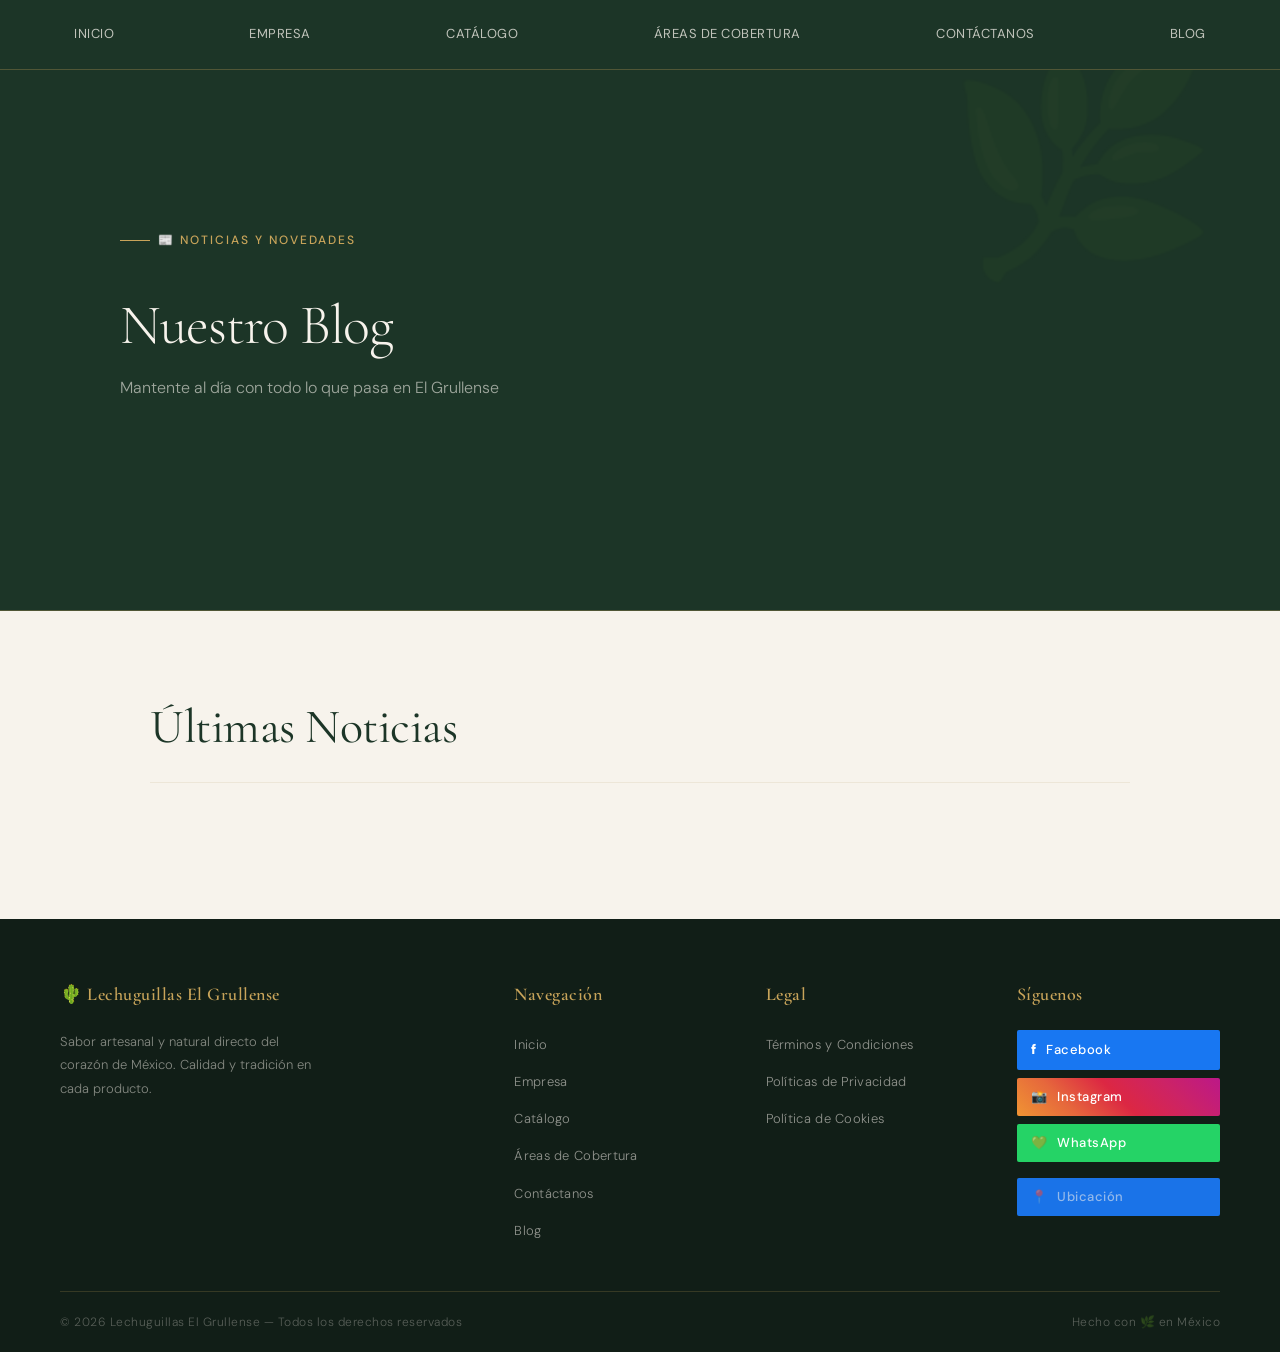
<file: blog.html>
<!DOCTYPE html>
<html lang="es">

  <head>
    <meta charset="UTF-8">
    <meta name="viewport" content="width=device-width, initial-scale=1.0">
    <title>Blog — Lechuguillas El Grullense</title>
    <link rel="stylesheet" href="styles.css">
  </head>

  <body>

    <!-- NAVEGACIÓN -->
    <nav>
      <a href="index.html">Inicio</a>
      <a href="index.html#empresa">Empresa</a>
      <a href="catalogo.html">Catálogo</a>
      <a href="index.html#cobertura">Áreas de Cobertura</a>
      <a href="index.html#contacto">Contáctanos</a>
      <a href="blog.html">Blog</a>
    </nav>

    <!-- ENCABEZADO -->
    <section id="blog-hero">
      <div class="hero-contenido">
        <p class="hero-etiqueta">📰 Noticias y Novedades</p>
        <h1>Nuestro Blog</h1>
        <p class="hero-subtitulo">Mantente al día con todo lo que pasa en El Grullense</p>
      </div>
    </section>

    <!-- NOTICIAS -->
    <section id="noticias">
      <div class="seccion-encabezado">
        <h2>Últimas Noticias</h2>
      </div>
      <div class="blog-grid">
        <!-- Las noticias van aquí -->
      </div>
    </section>

   <!-- PIE DE PÁGINA -->
<footer>

  <div class="footer-contenido">

    <!-- COLUMNA 1 — MARCA -->
    <div class="footer-columna">
      <h4>🌵 Lechuguillas El Grullense</h4>
      <p>Sabor artesanal y natural directo del corazón de México. Calidad y tradición en cada producto.</p>
    </div>

    <!-- COLUMNA 2 — NAVEGACIÓN -->
    <div class="footer-columna">
      <h4>Navegación</h4>
      <ul>
        <li><a href="index.html">Inicio</a></li>
        <li><a href="index.html#empresa">Empresa</a></li>
        <li><a href="catalogo.html">Catálogo</a></li>
        <li><a href="index.html#cobertura">Áreas de Cobertura</a></li>
        <li><a href="index.html#contacto">Contáctanos</a></li>
        <li><a href="blog.html">Blog</a></li>
      </ul>
    </div>

    <!-- COLUMNA 3 — LEGAL -->
    <div class="footer-columna">
      <h4>Legal</h4>
      <ul>
        <li><a href="terminos.html">Términos y Condiciones</a></li>
        <li><a href="politicas.html">Políticas de Privacidad</a></li>
        <li><a href="politicas.html#cookies">Política de Cookies</a></li>
      </ul>
    </div>

    <!-- COLUMNA 4 — REDES -->
    <div class="footer-columna">
      <h4>Síguenos</h4>
      <div class="footer-redes">
        <a href="https://www.facebook.com/elgrullensecolima/" target="_blank" class="red-social facebook">
          <span>f</span> Facebook
        </a>
        <a href="https://www.instagram.com/elgrullensecol?igsh=emlveHk3djIxa3gz" target="_blank" class="red-social instagram">
          <span>📸</span> Instagram
        </a>
        <a href="https://wa.me/5213123196416" target="_blank" class="red-social whatsapp">
          <span>💚</span> WhatsApp
        </a>
      </div>
      <div class="footer-ubicacion">
       <a href="https://maps.app.goo.gl/athTbj5pXLH3BFdo7" target="_blank" class="red-social ubicacion">
  <span>📍</span> Ubicación
      </a>
      </div>
    </div>

  </div>

  <!-- LÍNEA INFERIOR -->
  <div class="footer-inferior">
    <p>© 2026 Lechuguillas El Grullense — Todos los derechos reservados</p>
    <p>Hecho con 🌿 en México</p>
  </div>

</footer>

  </body>
</html>
</file>
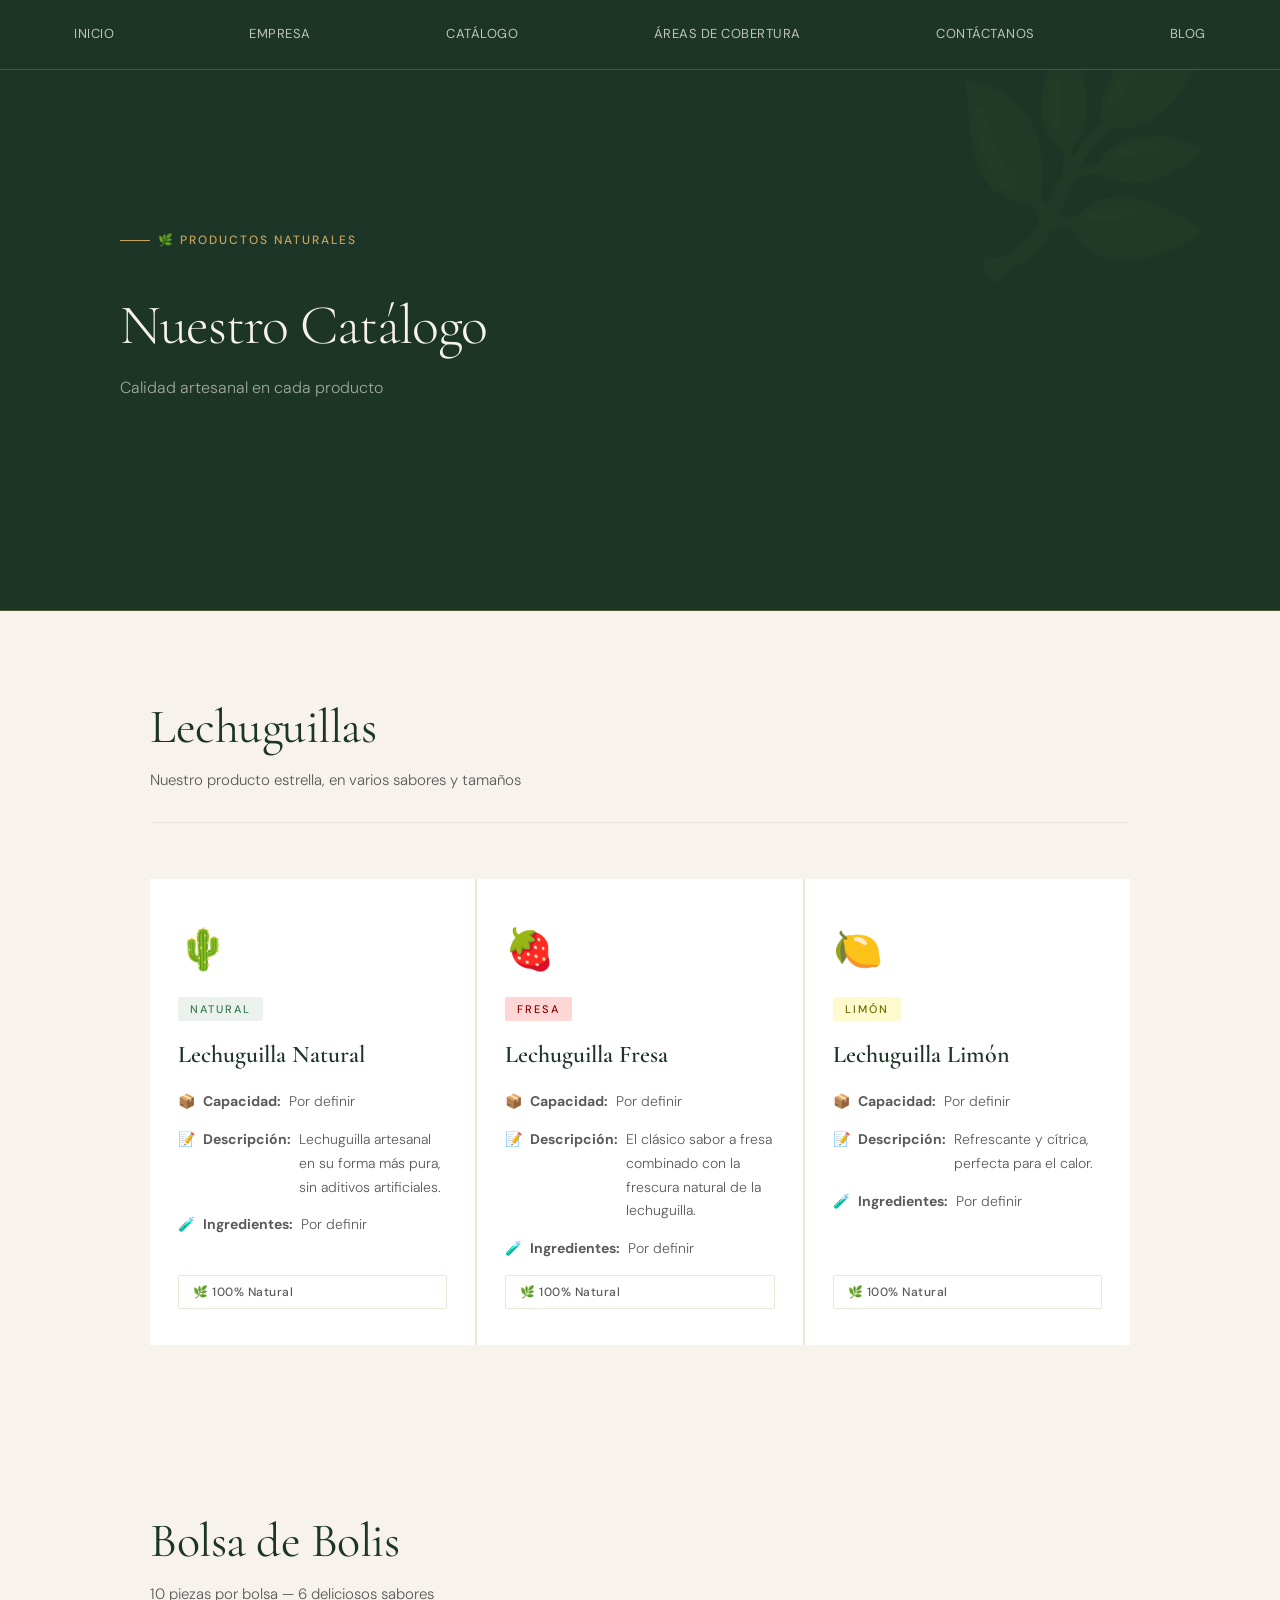
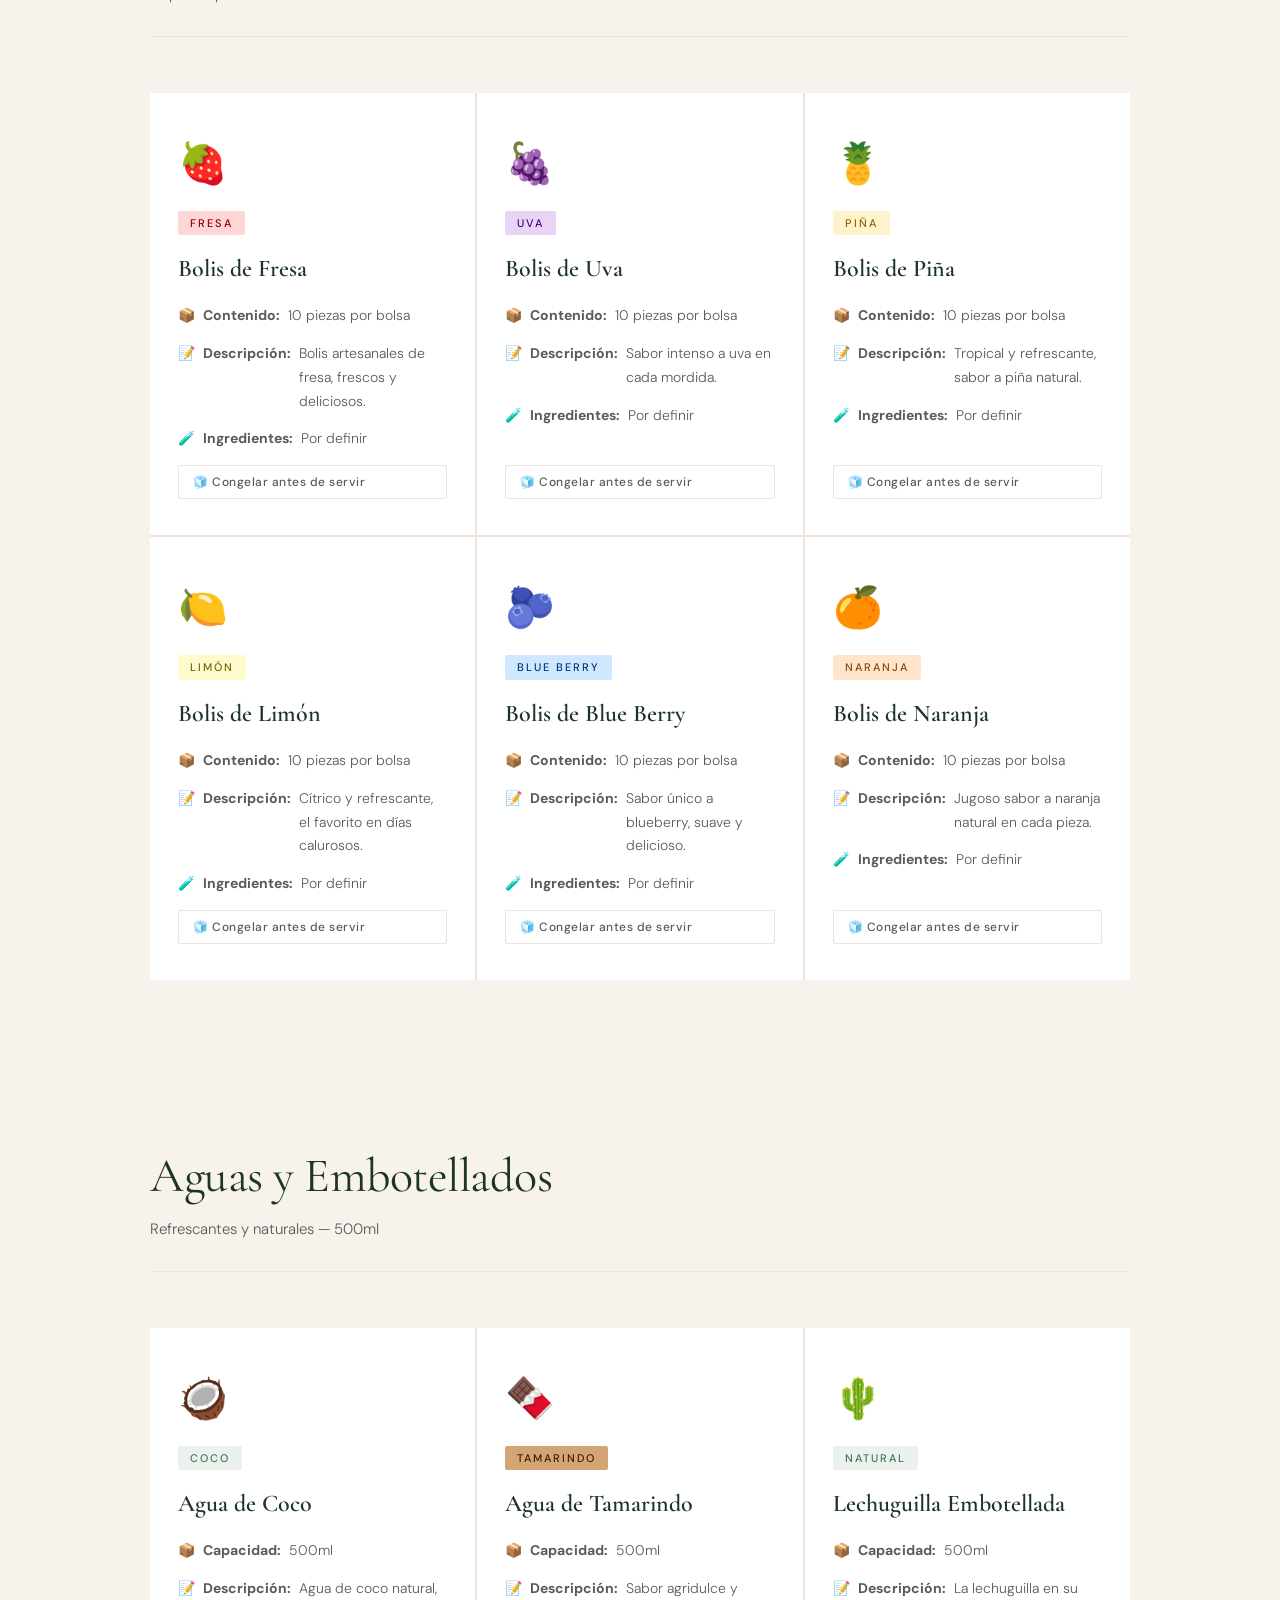
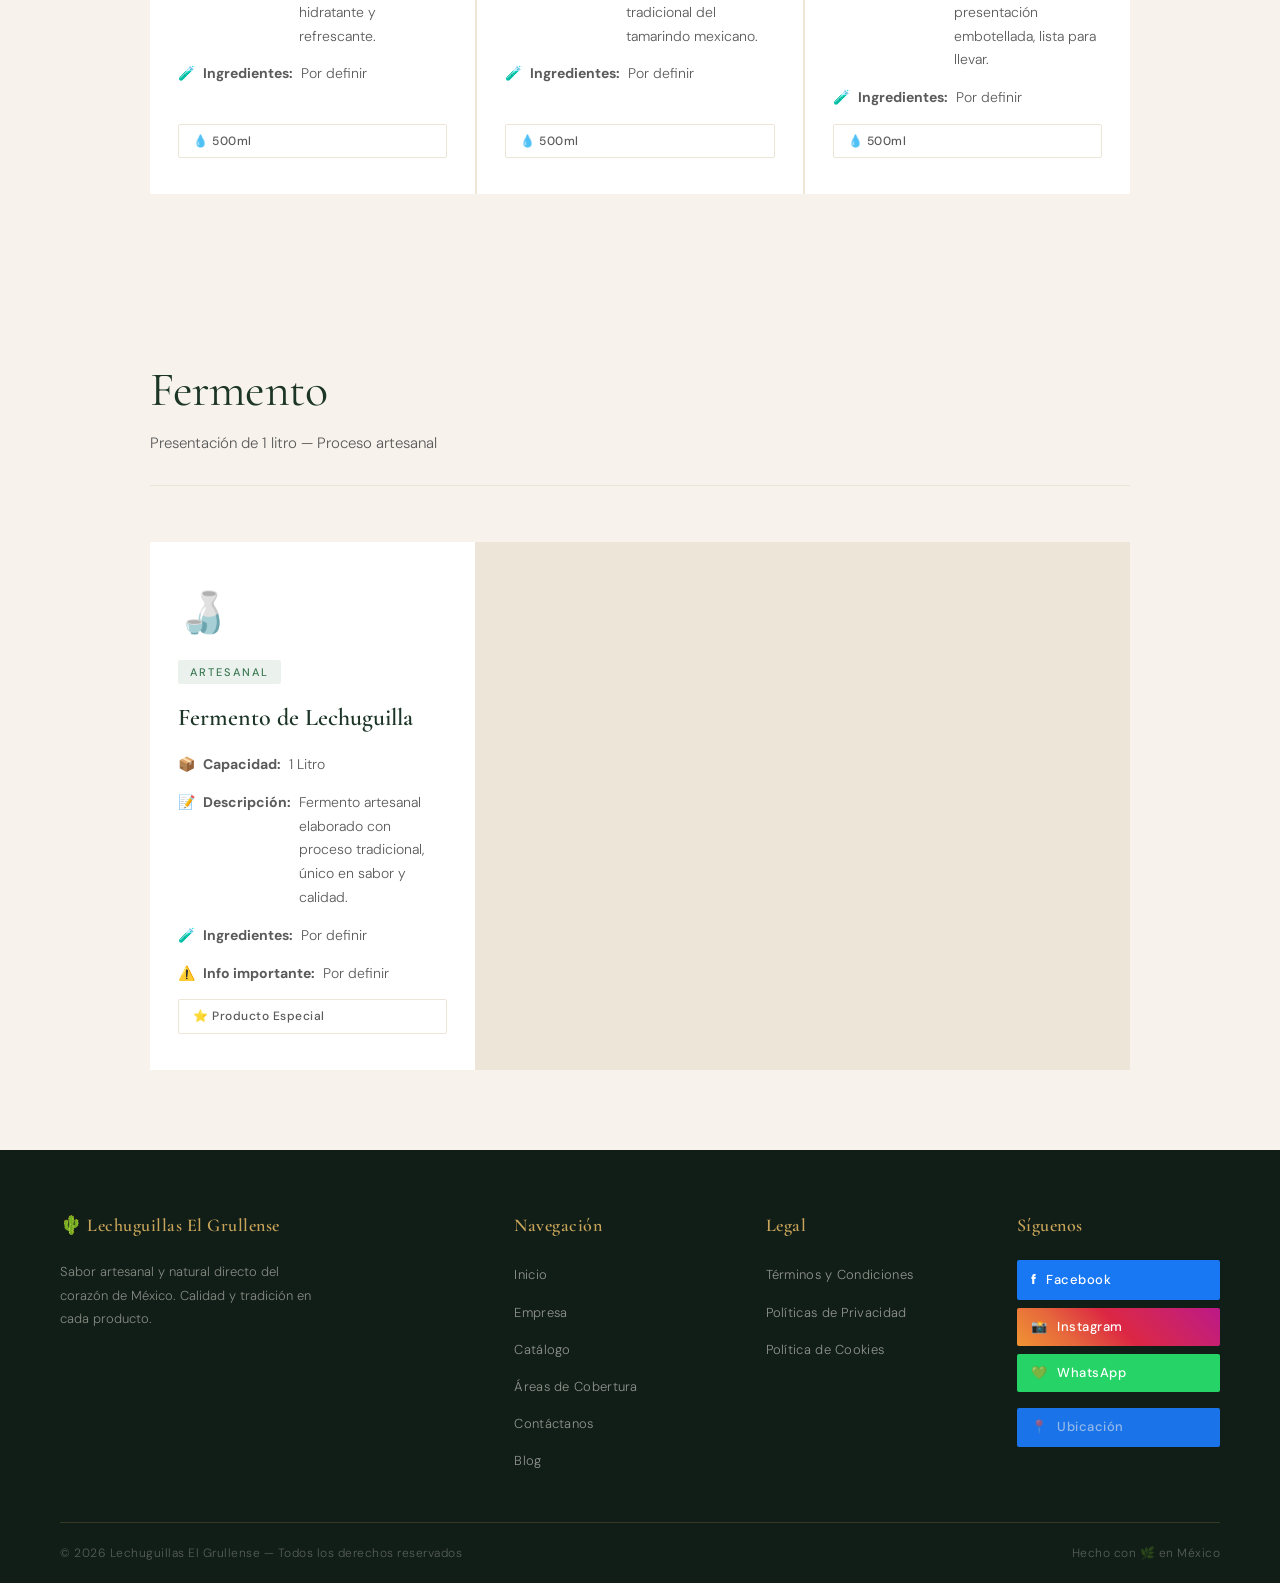
<file: catalogo.html>
<!DOCTYPE html>
<html lang="es">

  <head>
    <meta charset="UTF-8">
    <meta name="viewport" content="width=device-width, initial-scale=1.0">
    <title>Catálogo — Lechuguillas El Grullense</title>
    <link rel="stylesheet" href="styles.css">
  </head>

  <body>

    <!-- NAVEGACIÓN -->
    <nav>
      <a href="index.html">Inicio</a>
      <a href="index.html#empresa">Empresa</a>
      <a href="catalogo.html">Catálogo</a>
      <a href="index.html#cobertura">Áreas de Cobertura</a>
      <a href="index.html#contacto">Contáctanos</a>
      <a href="blog.html">Blog</a>
    </nav>

    <!-- ENCABEZADO -->
    <section id="catalogo-hero">
      <div class="hero-contenido">
        <p class="hero-etiqueta">🌿 Productos Naturales</p>
        <h1>Nuestro Catálogo</h1>
        <p class="hero-subtitulo">Calidad artesanal en cada producto</p>
      </div>
    </section>

    <!-- LECHUGUILLAS -->
<section id="lechuguillas">
  <div class="seccion-encabezado">
    <h2>Lechuguillas</h2>
    <p class="seccion-subtitulo">Nuestro producto estrella, en varios sabores y tamaños</p>
  </div>
  <div class="productos-grid">

    <div class="producto-tarjeta">
      <div class="producto-emoji">🌵</div>
      <div class="producto-sabor sabor-natural">Natural</div>
      <h3>Lechuguilla Natural</h3>
      <div class="producto-detalle">
        <span>📦</span> <strong>Capacidad:</strong> Por definir
      </div>
      <div class="producto-detalle">
        <span>📝</span> <strong>Descripción:</strong> Lechuguilla artesanal en su forma más pura, sin aditivos artificiales.
      </div>
      <div class="producto-detalle">
        <span>🧪</span> <strong>Ingredientes:</strong> Por definir
      </div>
      <div class="producto-badge">🌿 100% Natural</div>
    </div>

    <div class="producto-tarjeta">
      <div class="producto-emoji">🍓</div>
      <div class="producto-sabor sabor-fresa">Fresa</div>
      <h3>Lechuguilla Fresa</h3>
      <div class="producto-detalle">
        <span>📦</span> <strong>Capacidad:</strong> Por definir
      </div>
      <div class="producto-detalle">
        <span>📝</span> <strong>Descripción:</strong> El clásico sabor a fresa combinado con la frescura natural de la lechuguilla.
      </div>
      <div class="producto-detalle">
        <span>🧪</span> <strong>Ingredientes:</strong> Por definir
      </div>
      <div class="producto-badge">🌿 100% Natural</div>
    </div>

    <div class="producto-tarjeta">
      <div class="producto-emoji">🍋</div>
      <div class="producto-sabor sabor-limon">Limón</div>
      <h3>Lechuguilla Limón</h3>
      <div class="producto-detalle">
        <span>📦</span> <strong>Capacidad:</strong> Por definir
      </div>
      <div class="producto-detalle">
        <span>📝</span> <strong>Descripción:</strong> Refrescante y cítrica, perfecta para el calor.
      </div>
      <div class="producto-detalle">
        <span>🧪</span> <strong>Ingredientes:</strong> Por definir
      </div>
      <div class="producto-badge">🌿 100% Natural</div>
    </div>

  </div>
</section>

   <!-- BOLIS -->
<section id="bolis">
  <div class="seccion-encabezado">
    <h2>Bolsa de Bolis</h2>
    <p class="seccion-subtitulo">10 piezas por bolsa — 6 deliciosos sabores</p>
  </div>
  <div class="productos-grid">

    <div class="producto-tarjeta">
      <div class="producto-emoji">🍓</div>
      <div class="producto-sabor sabor-fresa">Fresa</div>
      <h3>Bolis de Fresa</h3>
      <div class="producto-detalle">
        <span>📦</span> <strong>Contenido:</strong> 10 piezas por bolsa
      </div>
      <div class="producto-detalle">
        <span>📝</span> <strong>Descripción:</strong> Bolis artesanales de fresa, frescos y deliciosos.
      </div>
      <div class="producto-detalle">
        <span>🧪</span> <strong>Ingredientes:</strong> Por definir
      </div>
      <div class="producto-badge">🧊 Congelar antes de servir</div>
    </div>

    <div class="producto-tarjeta">
      <div class="producto-emoji">🍇</div>
      <div class="producto-sabor sabor-uva">Uva</div>
      <h3>Bolis de Uva</h3>
      <div class="producto-detalle">
        <span>📦</span> <strong>Contenido:</strong> 10 piezas por bolsa
      </div>
      <div class="producto-detalle">
        <span>📝</span> <strong>Descripción:</strong> Sabor intenso a uva en cada mordida.
      </div>
      <div class="producto-detalle">
        <span>🧪</span> <strong>Ingredientes:</strong> Por definir
      </div>
      <div class="producto-badge">🧊 Congelar antes de servir</div>
    </div>

    <div class="producto-tarjeta">
      <div class="producto-emoji">🍍</div>
      <div class="producto-sabor sabor-pina">Piña</div>
      <h3>Bolis de Piña</h3>
      <div class="producto-detalle">
        <span>📦</span> <strong>Contenido:</strong> 10 piezas por bolsa
      </div>
      <div class="producto-detalle">
        <span>📝</span> <strong>Descripción:</strong> Tropical y refrescante, sabor a piña natural.
      </div>
      <div class="producto-detalle">
        <span>🧪</span> <strong>Ingredientes:</strong> Por definir
      </div>
      <div class="producto-badge">🧊 Congelar antes de servir</div>
    </div>

    <div class="producto-tarjeta">
      <div class="producto-emoji">🍋</div>
      <div class="producto-sabor sabor-limon">Limón</div>
      <h3>Bolis de Limón</h3>
      <div class="producto-detalle">
        <span>📦</span> <strong>Contenido:</strong> 10 piezas por bolsa
      </div>
      <div class="producto-detalle">
        <span>📝</span> <strong>Descripción:</strong> Cítrico y refrescante, el favorito en días calurosos.
      </div>
      <div class="producto-detalle">
        <span>🧪</span> <strong>Ingredientes:</strong> Por definir
      </div>
      <div class="producto-badge">🧊 Congelar antes de servir</div>
    </div>

    <div class="producto-tarjeta">
      <div class="producto-emoji">🫐</div>
      <div class="producto-sabor sabor-blueberry">Blue Berry</div>
      <h3>Bolis de Blue Berry</h3>
      <div class="producto-detalle">
        <span>📦</span> <strong>Contenido:</strong> 10 piezas por bolsa
      </div>
      <div class="producto-detalle">
        <span>📝</span> <strong>Descripción:</strong> Sabor único a blueberry, suave y delicioso.
      </div>
      <div class="producto-detalle">
        <span>🧪</span> <strong>Ingredientes:</strong> Por definir
      </div>
      <div class="producto-badge">🧊 Congelar antes de servir</div>
    </div>

    <div class="producto-tarjeta">
      <div class="producto-emoji">🍊</div>
      <div class="producto-sabor sabor-naranja">Naranja</div>
      <h3>Bolis de Naranja</h3>
      <div class="producto-detalle">
        <span>📦</span> <strong>Contenido:</strong> 10 piezas por bolsa
      </div>
      <div class="producto-detalle">
        <span>📝</span> <strong>Descripción:</strong> Jugoso sabor a naranja natural en cada pieza.
      </div>
      <div class="producto-detalle">
        <span>🧪</span> <strong>Ingredientes:</strong> Por definir
      </div>
      <div class="producto-badge">🧊 Congelar antes de servir</div>
    </div>

  </div>
</section>

    <!-- AGUAS Y EMBOTELLADOS -->
<section id="embotellados">
  <div class="seccion-encabezado">
    <h2>Aguas y Embotellados</h2>
    <p class="seccion-subtitulo">Refrescantes y naturales — 500ml</p>
  </div>
  <div class="productos-grid">

    <div class="producto-tarjeta">
      <div class="producto-emoji">🥥</div>
      <div class="producto-sabor sabor-natural">Coco</div>
      <h3>Agua de Coco</h3>
      <div class="producto-detalle">
        <span>📦</span> <strong>Capacidad:</strong> 500ml
      </div>
      <div class="producto-detalle">
        <span>📝</span> <strong>Descripción:</strong> Agua de coco natural, hidratante y refrescante.
      </div>
      <div class="producto-detalle">
        <span>🧪</span> <strong>Ingredientes:</strong> Por definir
      </div>
      <div class="producto-badge">💧 500ml</div>
    </div>

    <div class="producto-tarjeta">
      <div class="producto-emoji">🍫</div>
      <div class="producto-sabor sabor-tamarindo">Tamarindo</div>
      <h3>Agua de Tamarindo</h3>
      <div class="producto-detalle">
        <span>📦</span> <strong>Capacidad:</strong> 500ml
      </div>
      <div class="producto-detalle">
        <span>📝</span> <strong>Descripción:</strong> Sabor agridulce y tradicional del tamarindo mexicano.
      </div>
      <div class="producto-detalle">
        <span>🧪</span> <strong>Ingredientes:</strong> Por definir
      </div>
      <div class="producto-badge">💧 500ml</div>
    </div>

    <div class="producto-tarjeta">
      <div class="producto-emoji">🌵</div>
      <div class="producto-sabor sabor-natural">Natural</div>
      <h3>Lechuguilla Embotellada</h3>
      <div class="producto-detalle">
        <span>📦</span> <strong>Capacidad:</strong> 500ml
      </div>
      <div class="producto-detalle">
        <span>📝</span> <strong>Descripción:</strong> La lechuguilla en su presentación embotellada, lista para llevar.
      </div>
      <div class="producto-detalle">
        <span>🧪</span> <strong>Ingredientes:</strong> Por definir
      </div>
      <div class="producto-badge">💧 500ml</div>
    </div>

  </div>
</section>

   <!-- FERMENTO -->
<section id="fermento">
  <div class="seccion-encabezado">
    <h2>Fermento</h2>
    <p class="seccion-subtitulo">Presentación de 1 litro — Proceso artesanal</p>
  </div>
  <div class="productos-grid">

    <div class="producto-tarjeta producto-destacado">
      <div class="producto-emoji">🍶</div>
      <div class="producto-sabor sabor-natural">Artesanal</div>
      <h3>Fermento de Lechuguilla</h3>
      <div class="producto-detalle">
        <span>📦</span> <strong>Capacidad:</strong> 1 Litro
      </div>
      <div class="producto-detalle">
        <span>📝</span> <strong>Descripción:</strong> Fermento artesanal elaborado con proceso tradicional, único en sabor y calidad.
      </div>
      <div class="producto-detalle">
        <span>🧪</span> <strong>Ingredientes:</strong> Por definir
      </div>
      <div class="producto-detalle">
        <span>⚠️</span> <strong>Info importante:</strong> Por definir
      </div>
      <div class="producto-badge">⭐ Producto Especial</div>
    </div>

  </div>
</section>

    <!-- PIE DE PÁGINA -->
<footer>

  <div class="footer-contenido">

    <!-- COLUMNA 1 — MARCA -->
    <div class="footer-columna">
      <h4>🌵 Lechuguillas El Grullense</h4>
      <p>Sabor artesanal y natural directo del corazón de México. Calidad y tradición en cada producto.</p>
    </div>

    <!-- COLUMNA 2 — NAVEGACIÓN -->
    <div class="footer-columna">
      <h4>Navegación</h4>
      <ul>
        <li><a href="index.html">Inicio</a></li>
        <li><a href="index.html#empresa">Empresa</a></li>
        <li><a href="catalogo.html">Catálogo</a></li>
        <li><a href="index.html#cobertura">Áreas de Cobertura</a></li>
        <li><a href="index.html#contacto">Contáctanos</a></li>
        <li><a href="blog.html">Blog</a></li>
      </ul>
    </div>

    <!-- COLUMNA 3 — LEGAL -->
    <div class="footer-columna">
      <h4>Legal</h4>
      <ul>
        <li><a href="terminos.html">Términos y Condiciones</a></li>
        <li><a href="politicas.html">Políticas de Privacidad</a></li>
        <li><a href="politicas.html#cookies">Política de Cookies</a></li>
      </ul>
    </div>

    <!-- COLUMNA 4 — REDES -->
    <div class="footer-columna">
      <h4>Síguenos</h4>
      <div class="footer-redes">
        <a href="https://www.facebook.com/elgrullensecolima/" target="_blank" class="red-social facebook">
          <span>f</span> Facebook
        </a>
        <a href="https://www.instagram.com/elgrullensecol?igsh=emlveHk3djIxa3gz" target="_blank" class="red-social instagram">
          <span>📸</span> Instagram
        </a>
        <a href="https://wa.me/5213123196416" target="_blank" class="red-social whatsapp">
          <span>💚</span> WhatsApp
        </a>
      </div>
      <div class="footer-ubicacion">
      <a href="https://maps.app.goo.gl/athTbj5pXLH3BFdo7" target="_blank" class="red-social ubicacion">
  <span>📍</span> Ubicación
      </a>
      </div>
    </div>

  </div>

  <!-- LÍNEA INFERIOR -->
  <div class="footer-inferior">
    <p>© 2026 Lechuguillas El Grullense — Todos los derechos reservados</p>
    <p>Hecho con 🌿 en México</p>
  </div>

</footer>

  </body>
</html>
</file>
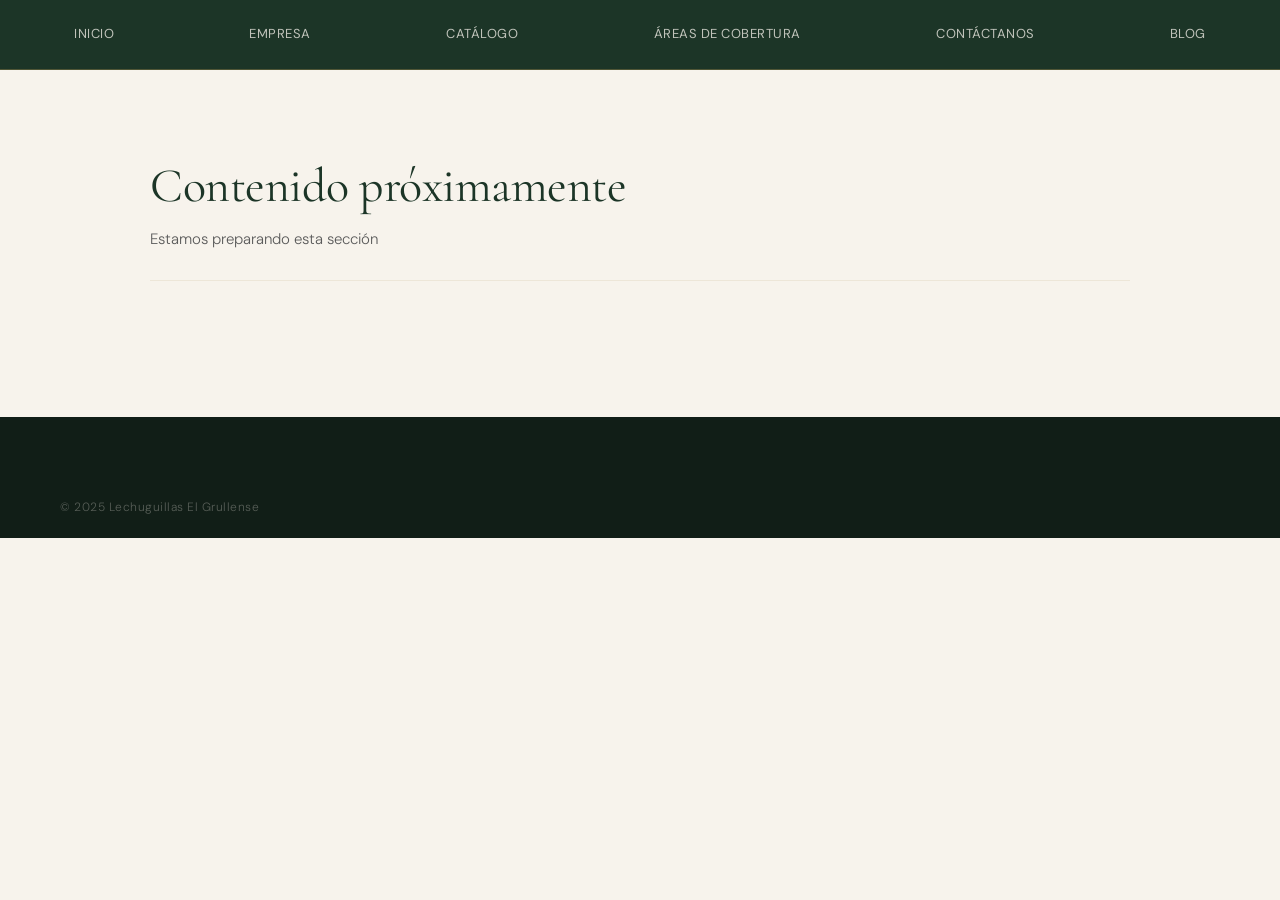
<file: politicas.html>
<!DOCTYPE html>
<html lang="es">
  <head>
    <meta charset="UTF-8">
    <meta name="viewport" content="width=device-width, initial-scale=1.0">
    <title>Lechuguillas El Grullense</title>
    <link rel="stylesheet" href="styles.css">
  </head>
  <body>
    <nav>
      <a href="index.html">Inicio</a>
      <a href="index.html#empresa">Empresa</a>
      <a href="catalogo.html">Catálogo</a>
      <a href="index.html#cobertura">Áreas de Cobertura</a>
      <a href="index.html#contacto">Contáctanos</a>
      <a href="blog.html">Blog</a>
    </nav>
    <section>
      <div class="seccion-encabezado">
        <h2>Contenido próximamente</h2>
        <p class="seccion-subtitulo">Estamos preparando esta sección</p>
      </div>
    </section>
    <footer>
      <div class="footer-inferior">
        <p>© 2025 Lechuguillas El Grullense</p>
      </div>
    </footer>
  </body>
</html>
</file>
<file: styles.css>
/* ================================
   LECHUGUILLAS EL GRULLENSE
   Estilo: Empresarial Natural
================================ */

@import url('https://fonts.googleapis.com/css2?family=Cormorant+Garamond:ital,wght@0,300;0,400;0,600;0,700;1,300;1,400&family=DM+Sans:wght@300;400;500&display=swap');

:root {
  --verde-profundo: #1C3527;
  --verde-medio: #2D5A3E;
  --verde-acento: #3D7A54;
  --verde-claro: #5A9E72;
  --dorado: #C8A45A;
  --dorado-claro: #E8C878;
  --crema: #F7F3EC;
  --crema-oscuro: #EDE6D8;
  --cafe: #8B6340;
  --texto: #1C1C1C;
  --texto-suave: #5A5A5A;
}

*, *::before, *::after {
  margin: 0;
  padding: 0;
  box-sizing: border-box;
}

body {
  font-family: 'DM Sans', sans-serif;
  background: var(--crema);
  color: var(--texto);
  font-size: 16px;
  line-height: 1.7;
}

/* ---- NAVEGACIÓN ---- */
nav {
  background: var(--verde-profundo);
  padding: 0 60px;
  display: flex;
  align-items: center;
  justify-content: space-between;
  height: 70px;
  position: sticky;
  top: 0;
  z-index: 100;
  border-bottom: 1px solid rgba(200,164,90,0.3);
}

nav a {
  color: rgba(247,243,236,0.75);
  text-decoration: none;
  font-family: 'DM Sans', sans-serif;
  font-size: 13px;
  font-weight: 400;
  letter-spacing: 0.5px;
  padding: 8px 14px;
  border-radius: 4px;
  transition: all 0.2s;
  text-transform: uppercase;
  border: none;
}

nav a:hover {
  color: var(--crema);
  background: rgba(255,255,255,0.08);
  border: none;
}

/* ---- HERO INICIO ---- */
#inicio {
  background: var(--verde-profundo);
  min-height: 92vh;
  display: grid;
  grid-template-columns: 1fr 1fr;
  position: relative;
  overflow: hidden;
  padding: 0;
}

#inicio::after {
  content: '';
  position: absolute;
  inset: 0;
  background: radial-gradient(ellipse at 70% 50%, rgba(61,122,84,0.2) 0%, transparent 70%);
  pointer-events: none;
}

.hero-contenido {
  display: flex;
  flex-direction: column;
  justify-content: center;
  padding: 80px 60px;
  position: relative;
  z-index: 1;
  align-items: flex-start;
  gap: 0;
}

.hero-etiqueta {
  display: inline-flex;
  align-items: center;
  gap: 8px;
  font-size: 12px;
  font-weight: 500;
  letter-spacing: 2px;
  text-transform: uppercase;
  color: var(--dorado);
  margin-bottom: 28px;
  background: none;
  border: none;
  padding: 0;
  border-radius: 0;
}

.hero-etiqueta::before {
  content: '';
  width: 30px;
  height: 1px;
  background: var(--dorado);
}

#inicio h1 {
  font-family: 'Cormorant Garamond', serif;
  font-size: 72px;
  font-weight: 300;
  color: var(--crema);
  line-height: 1.05;
  margin-bottom: 24px;
  letter-spacing: -1px;
}

.hero-subtitulo {
  font-size: 16px;
  color: rgba(247,243,236,0.6) !important;
  line-height: 1.8;
  max-width: 420px;
  margin-bottom: 48px;
  font-weight: 300;
}

.hero-decoracion {
  display: flex;
  align-items: center;
  justify-content: center;
  position: relative;
  z-index: 1;
}

.circulo-grande {
  width: 500px;
  height: 500px;
  border-radius: 50%;
  border: 1px solid rgba(200,164,90,0.15);
  position: absolute;
}

.circulo-medio {
  width: 350px;
  height: 350px;
  border-radius: 50%;
  border: 1px solid rgba(200,164,90,0.25);
  position: absolute;
}

.circulo-pequeño {
  width: 200px;
  height: 200px;
  border-radius: 50%;
  background: rgba(61,122,84,0.15);
  border: 1px solid rgba(200,164,90,0.4);
  position: absolute;
  display: flex;
  align-items: center;
  justify-content: center;
  font-size: 80px;
}

.hero-stats {
  position: absolute;
  bottom: 60px;
  left: 60px;
  display: flex;
  gap: 48px;
  z-index: 1;
}

.stat {
  display: flex;
  flex-direction: column;
  gap: 4px;
}

.stat-numero {
  font-family: 'Cormorant Garamond', serif;
  font-size: 36px;
  font-weight: 600;
  color: var(--dorado);
  line-height: 1;
}

.stat-label {
  font-size: 11px;
  color: rgba(247,243,236,0.5);
  letter-spacing: 1px;
  text-transform: uppercase;
}

.boton-principal {
  background: var(--dorado);
  color: var(--verde-profundo);
  padding: 14px 32px;
  font-size: 13px;
  font-weight: 500;
  letter-spacing: 1px;
  text-transform: uppercase;
  text-decoration: none;
  border-radius: 2px;
  transition: all 0.3s;
  margin-top: 0;
}

.boton-principal:hover {
  background: var(--dorado-claro);
}

/* ---- SECCIONES GENERALES ---- */
section {
  padding: 80px 60px;
}

section:not(#inicio):not(#catalogo-hero):not(#blog-hero) {
  max-width: 1100px;
  margin: 0 auto;
}

#empresa { background-color: var(--crema); }
#catalogo { background-color: var(--crema-oscuro); }
#cobertura { background-color: var(--crema); }
#contacto { background-color: var(--crema-oscuro); }

/* ---- ENCABEZADOS DE SECCIÓN ---- */
.seccion-encabezado {
  margin-bottom: 56px;
  padding-bottom: 28px;
  border-bottom: 1px solid var(--crema-oscuro);
  display: flex;
  flex-direction: column;
  gap: 10px;
}

.seccion-encabezado::before {
  content: attr(data-tag);
  font-size: 11px;
  font-weight: 500;
  letter-spacing: 3px;
  text-transform: uppercase;
  color: var(--verde-acento);
}

.seccion-encabezado h2 {
  font-family: 'Cormorant Garamond', serif;
  font-size: 48px;
  font-weight: 400;
  color: var(--verde-profundo);
  line-height: 1.1;
  background: none !important;
  padding: 0 !important;
  border-radius: 0 !important;
  border-bottom: none !important;
  display: block !important;
  letter-spacing: -0.5px;
}

.seccion-subtitulo {
  font-size: 15px;
  color: var(--texto-suave);
  font-weight: 300;
  margin-top: 4px;
}

/* ---- EMPRESA ---- */
.empresa-bloque {
  display: flex;
  align-items: flex-start;
  gap: 28px;
  background: white;
  border-left: 3px solid var(--dorado);
  border-radius: 0;
  padding: 32px;
  margin-bottom: 2px;
  transition: background 0.3s;
}

.empresa-bloque:hover {
  background: var(--verde-profundo);
}

.empresa-bloque:hover .empresa-texto h3,
.empresa-bloque:hover .empresa-texto p {
  color: var(--crema) !important;
}

.empresa-icono {
  font-size: 36px;
  min-width: 56px;
  text-align: center;
}

.empresa-texto h3 {
  font-family: 'Cormorant Garamond', serif;
  font-size: 24px;
  font-weight: 600;
  color: var(--verde-profundo);
  margin-bottom: 8px;
  transition: color 0.3s;
}

.empresa-texto p {
  color: var(--texto-suave);
  font-size: 15px;
  font-weight: 300;
  transition: color 0.3s;
}

/* VALORES */
.empresa-valores {
  margin-bottom: 2px;
}

.empresa-valores h3 {
  font-family: 'Cormorant Garamond', serif;
  font-size: 24px;
  color: var(--verde-profundo);
  margin-bottom: 20px;
  text-align: center;
}

.valores-grid {
  display: grid;
  grid-template-columns: repeat(4, 1fr);
  gap: 2px;
  background: var(--crema-oscuro);
}

.valor-tarjeta {
  background: white;
  padding: 36px 24px;
  text-align: center;
  transition: background 0.3s;
  border-radius: 0;
}

.valor-tarjeta:hover {
  background: var(--verde-profundo);
  transform: none;
}

.valor-tarjeta:hover h4 { color: var(--dorado) !important; }
.valor-tarjeta:hover p { color: rgba(247,243,236,0.7) !important; }
.valor-tarjeta:hover span { filter: none; }

.valor-tarjeta span {
  font-size: 32px;
}

.valor-tarjeta h4 {
  font-family: 'Cormorant Garamond', serif;
  font-size: 20px;
  font-weight: 600;
  margin: 12px 0 8px;
  color: var(--verde-profundo);
  transition: color 0.3s;
}

.valor-tarjeta p {
  font-size: 13px;
  color: var(--texto-suave);
  font-weight: 300;
  transition: color 0.3s;
}

/* ---- CATÁLOGO ---- */
.productos-grid {
  display: grid;
  grid-template-columns: repeat(3, 1fr);
  gap: 2px;
  background: var(--crema-oscuro);
}

.producto-tarjeta {
  background: white;
  padding: 36px 28px;
  display: flex;
  flex-direction: column;
  gap: 14px;
  border-top: none;
  border-radius: 0;
  box-shadow: none;
  transition: background 0.3s;
}

.producto-tarjeta:hover {
  background: var(--verde-profundo);
  transform: none;
  box-shadow: none;
}

.producto-tarjeta:hover h3 { color: var(--crema) !important; }
.producto-tarjeta:hover .producto-detalle { color: rgba(247,243,236,0.7) !important; }
.producto-tarjeta:hover .producto-badge {
  background: rgba(200,164,90,0.15);
  border-color: var(--dorado);
  color: var(--dorado);
}

.producto-destacado {
  border-top: none;
  background: white;
}

.producto-emoji {
  font-size: 40px;
  text-align: left;
}

.producto-tarjeta h3 {
  font-family: 'Cormorant Garamond', serif;
  font-size: 24px;
  font-weight: 600;
  color: var(--verde-profundo);
  text-align: left;
  transition: color 0.3s;
}

.producto-sabor {
  text-align: left;
  padding: 3px 12px;
  border-radius: 2px;
  font-size: 11px;
  font-weight: 500;
  letter-spacing: 2px;
  text-transform: uppercase;
  align-self: flex-start;
}

.sabor-natural  { background-color: rgba(61,122,84,0.1); color: var(--verde-acento); }
.sabor-fresa    { background-color: #FFD6D6; color: #8B0000; }
.sabor-limon    { background-color: #FFFACD; color: #6B6B00; }
.sabor-uva      { background-color: #E8D5F5; color: #4B0082; }
.sabor-pina     { background-color: #FFF3CD; color: #856404; }
.sabor-blueberry{ background-color: #D0E8FF; color: #003580; }
.sabor-naranja  { background-color: #FFE5CC; color: #8B4500; }
.sabor-tamarindo{ background-color: #D4A574; color: #3D1C00; }

.producto-detalle {
  font-size: 14px;
  color: var(--texto-suave);
  display: flex;
  gap: 8px;
  align-items: flex-start;
  font-weight: 300;
  transition: color 0.3s;
}

.producto-badge {
  margin-top: auto;
  background: transparent;
  border: 1px solid var(--crema-oscuro);
  color: var(--texto-suave);
  padding: 6px 14px;
  border-radius: 2px;
  font-size: 12px;
  font-weight: 500;
  text-align: left;
  letter-spacing: 0.5px;
  transition: all 0.3s;
}

/* ---- MAPA ---- */
#mapa {
  width: 100%;
  height: 500px;
  border-radius: 0;
  border: none;
  margin: 30px 0;
  box-shadow: 0 8px 32px rgba(0,0,0,0.12);
}

.cobertura-leyenda {
  display: flex;
  flex-wrap: wrap;
  gap: 16px;
  margin-bottom: 20px;
  justify-content: flex-start;
}

.leyenda-item {
  display: flex;
  align-items: center;
  gap: 8px;
  font-size: 13px;
  font-weight: 500;
  color: var(--texto-suave);
}

.leyenda-color {
  width: 16px;
  height: 16px;
  border-radius: 2px;
  display: inline-block;
}

.rutas-tabla {
  margin-top: 30px;
}

.rutas-tabla h3 {
  font-family: 'Cormorant Garamond', serif;
  font-size: 24px;
  color: var(--verde-profundo);
  margin-bottom: 16px;
  font-weight: 600;
}

.rutas-tabla table {
  width: 100%;
  border-collapse: collapse;
  font-size: 14px;
}

.rutas-tabla th {
  background: var(--verde-profundo);
  color: var(--crema);
  padding: 12px 16px;
  text-align: left;
  font-weight: 400;
  letter-spacing: 1px;
  font-size: 12px;
  text-transform: uppercase;
}

.rutas-tabla td {
  padding: 12px 16px;
  border-bottom: 1px solid var(--crema-oscuro);
  vertical-align: middle;
  font-weight: 300;
}

.rutas-tabla tr:hover td {
  background: var(--crema-oscuro);
}

.tabla-color {
  display: inline-block;
  width: 12px;
  height: 12px;
  border-radius: 2px;
  margin-right: 8px;
  vertical-align: middle;
}

/* ---- CONTÁCTANOS ---- */
.contacto-opciones {
  display: grid;
  grid-template-columns: repeat(5, 1fr);
  gap: 2px;
  margin-bottom: 40px;
  background: var(--crema-oscuro);
}

.contacto-tarjeta {
  background: white;
  padding: 32px 16px;
  text-align: center;
  border-top: none;
  border-radius: 0;
  box-shadow: none;
  cursor: pointer;
  transition: background 0.3s;
}

.contacto-tarjeta:hover {
  background: var(--verde-profundo);
  transform: none;
  box-shadow: none;
}

.contacto-tarjeta:hover h3 { color: var(--dorado) !important; }
.contacto-tarjeta:hover p { color: rgba(247,243,236,0.6) !important; }

.contacto-tarjeta span {
  font-size: 36px;
}

.contacto-tarjeta h3 {
  font-family: 'Cormorant Garamond', serif;
  font-size: 18px;
  font-weight: 600;
  color: var(--verde-profundo);
  margin: 12px 0 6px;
  transition: color 0.3s;
}

.contacto-tarjeta p {
  font-size: 12px;
  color: var(--texto-suave);
  font-weight: 300;
  transition: color 0.3s;
}

.contacto-formulario {
  background: white;
  padding: 48px;
  max-width: 680px;
  margin: 0 auto;
  border-left: 3px solid var(--dorado);
}

.contacto-formulario h3 {
  font-family: 'Cormorant Garamond', serif;
  font-size: 28px;
  color: var(--verde-profundo);
  margin-bottom: 32px;
  font-weight: 600;
}

.form-grupo {
  margin-bottom: 20px;
  display: flex;
  flex-direction: column;
  gap: 6px;
}

.form-grupo label {
  font-size: 12px;
  font-weight: 500;
  color: var(--texto-suave);
  letter-spacing: 1px;
  text-transform: uppercase;
}

.form-grupo input,
.form-grupo textarea {
  padding: 12px 16px;
  border: 1px solid var(--crema-oscuro);
  border-radius: 0;
  font-family: 'DM Sans', sans-serif;
  font-size: 15px;
  color: var(--texto);
  background: var(--crema);
  transition: border 0.3s;
  font-weight: 300;
}

.form-grupo input:focus,
.form-grupo textarea:focus {
  outline: none;
  border-color: var(--verde-acento);
}

.form-botones {
  display: flex;
  gap: 16px;
  margin-top: 10px;
}

.boton-enviar {
  background: #25D366;
  color: white;
  border: none;
  padding: 14px 28px;
  border-radius: 2px;
  font-size: 13px;
  font-weight: 500;
  cursor: pointer;
  letter-spacing: 1px;
  text-transform: uppercase;
  transition: background 0.3s;
}

.boton-enviar:hover { background: #1DA851; }

.boton-cancelar {
  background: transparent;
  color: var(--cafe);
  border: 1px solid var(--cafe);
  padding: 14px 28px;
  border-radius: 2px;
  font-size: 13px;
  cursor: pointer;
  letter-spacing: 1px;
  text-transform: uppercase;
  transition: all 0.3s;
}

.boton-cancelar:hover {
  background: var(--cafe);
  color: white;
}

/* ---- WHATSAPP FLOTANTE ---- */
.whatsapp-flotante {
  position: fixed;
  bottom: 30px;
  right: 30px;
  width: 56px;
  height: 56px;
  z-index: 999;
  transition: transform 0.3s;
}

.whatsapp-flotante:hover { transform: scale(1.1); }

.whatsapp-flotante img {
  width: 100%;
  height: 100%;
}

/* ---- FOOTER ---- */
footer {
  background: #111E17;
  color: var(--crema);
  padding: 60px 60px 0;
  margin-top: 0;
}

.footer-contenido {
  display: grid;
  grid-template-columns: 2fr 1fr 1fr 1fr;
  gap: 48px;
  padding-bottom: 48px;
  border-bottom: 1px solid rgba(200,164,90,0.2);
}

.footer-columna h4 {
  font-family: 'Cormorant Garamond', serif;
  font-size: 18px;
  font-weight: 600;
  color: var(--dorado);
  margin-bottom: 20px;
  letter-spacing: 0.5px;
}

.footer-columna p {
  font-size: 13px;
  color: rgba(247,243,236,0.5);
  line-height: 1.8;
  max-width: 260px;
  font-weight: 300;
}

.footer-columna ul {
  list-style: none;
  display: flex;
  flex-direction: column;
  gap: 10px;
}

.footer-columna ul li a {
  color: rgba(247,243,236,0.55);
  text-decoration: none;
  font-size: 13px;
  font-weight: 300;
  transition: color 0.3s;
  letter-spacing: 0.3px;
}

.footer-columna ul li a:hover { color: var(--crema); }

.footer-redes {
  display: flex;
  flex-direction: column;
  gap: 8px;
  margin-bottom: 16px;
}

.red-social {
  display: flex;
  align-items: center;
  gap: 10px;
  padding: 8px 14px;
  border-radius: 2px;
  text-decoration: none;
  font-size: 13px;
  font-weight: 500;
  transition: transform 0.3s, opacity 0.3s;
  letter-spacing: 0.5px;
}

.red-social:hover {
  transform: translateX(4px);
  opacity: 0.9;
}

.facebook  { background: #1877F2; color: white; }
.facebook span { font-weight: 900; font-size: 14px; }
.instagram { background: linear-gradient(45deg, #f09433, #e6683c, #dc2743, #cc2366, #bc1888); color: white; }
.whatsapp  { background: #25D366; color: white; }
.ubicacion { background: #1a73e8; color: white; }

.footer-ubicacion a {
  color: rgba(247,243,236,0.55);
  text-decoration: none;
  font-size: 13px;
  transition: color 0.3s;
}

.footer-ubicacion a:hover { color: var(--crema); }

.footer-inferior {
  padding: 20px 0;
  display: flex;
  justify-content: space-between;
  align-items: center;
}

.footer-inferior p {
  font-size: 12px;
  color: rgba(247,243,236,0.3);
  font-weight: 300;
  letter-spacing: 0.5px;
}

/* ---- HERO CATÁLOGO Y BLOG ---- */
#catalogo-hero,
#blog-hero {
  background: var(--verde-profundo);
  color: var(--crema);
  text-align: left;
  padding: 80px 60px;
  display: flex;
  align-items: center;
  position: relative;
  overflow: hidden;
  border-bottom: 1px solid rgba(200,164,90,0.3);
}

#catalogo-hero::before,
#blog-hero::before {
  content: '🌿';
  position: absolute;
  font-size: 220px;
  opacity: 0.05;
  right: 60px;
  top: -20px;
  line-height: 1;
}

#catalogo-hero h1,
#blog-hero h1 {
  font-family: 'Cormorant Garamond', serif;
  font-size: 56px;
  font-weight: 300;
  color: var(--crema);
  letter-spacing: -1px;
}

/* ---- ANIMACIONES AL SCROLL ---- */
.animar {
  opacity: 0;
  transform: translateY(24px);
  transition: opacity 0.6s ease, transform 0.6s ease;
}

.animar.visible {
  opacity: 1;
  transform: translateY(0);
}

.animar-izquierda {
  opacity: 0;
  transform: translateX(-40px);
  transition: opacity 0.6s ease, transform 0.6s ease;
}

.animar-izquierda.visible {
  opacity: 1;
  transform: translateX(0);
}

.animar-derecha {
  opacity: 0;
  transform: translateX(40px);
  transition: opacity 0.6s ease, transform 0.6s ease;
}

.animar-derecha.visible {
  opacity: 1;
  transform: translateX(0);
}

/* ================================
   RESPONSIVE
================================ */

@media (max-width: 1024px) {
  .valores-grid { grid-template-columns: repeat(2, 1fr); }
  .productos-grid { grid-template-columns: repeat(2, 1fr); }
  .contacto-opciones { grid-template-columns: repeat(3, 1fr); }
  .footer-contenido { grid-template-columns: repeat(2, 1fr); }
  #inicio { grid-template-columns: 1fr; }
  .hero-decoracion { display: none; }
}

@media (max-width: 768px) {
  nav {
    flex-wrap: wrap;
    height: auto;
    padding: 14px 20px;
    gap: 6px;
    justify-content: center;
  }

  nav a { font-size: 12px; padding: 6px 10px; }

  #inicio { padding: 60px 24px; min-height: auto; }
  #inicio h1 { font-size: 40px; }
  .hero-subtitulo { font-size: 15px; }
  .hero-stats { position: relative; bottom: auto; left: auto; margin-top: 40px; gap: 32px; }

  section { padding: 50px 20px; }
  .seccion-encabezado h2 { font-size: 36px !important; }

  .empresa-bloque { flex-direction: column; }
  .valores-grid { grid-template-columns: repeat(2, 1fr); }
  .productos-grid { grid-template-columns: 1fr; }
  .contacto-opciones { grid-template-columns: repeat(2, 1fr); }

  .form-botones { flex-direction: column; }
  .boton-enviar, .boton-cancelar { width: 100%; text-align: center; }

  .footer-contenido { grid-template-columns: 1fr; gap: 28px; }
  .footer-inferior { flex-direction: column; gap: 8px; text-align: center; }
  footer { padding: 40px 24px 0; }

  #mapa { height: 320px; }
  #catalogo-hero, #blog-hero { padding: 60px 24px; }
  #catalogo-hero h1, #blog-hero h1 { font-size: 36px; }
}

@media (max-width: 480px) {
  #inicio h1 { font-size: 32px; }
  .valores-grid { grid-template-columns: 1fr; }
  .contacto-opciones { grid-template-columns: repeat(2, 1fr); }
  .hero-stats { flex-wrap: wrap; gap: 20px; }
}
.nav-logo img {
  mix-blend-mode: screen;
  filter: brightness(1.1);
}

.circulo-pequeño img {
  mix-blend-mode: screen;
  filter: brightness(1.1);
}
</file>
